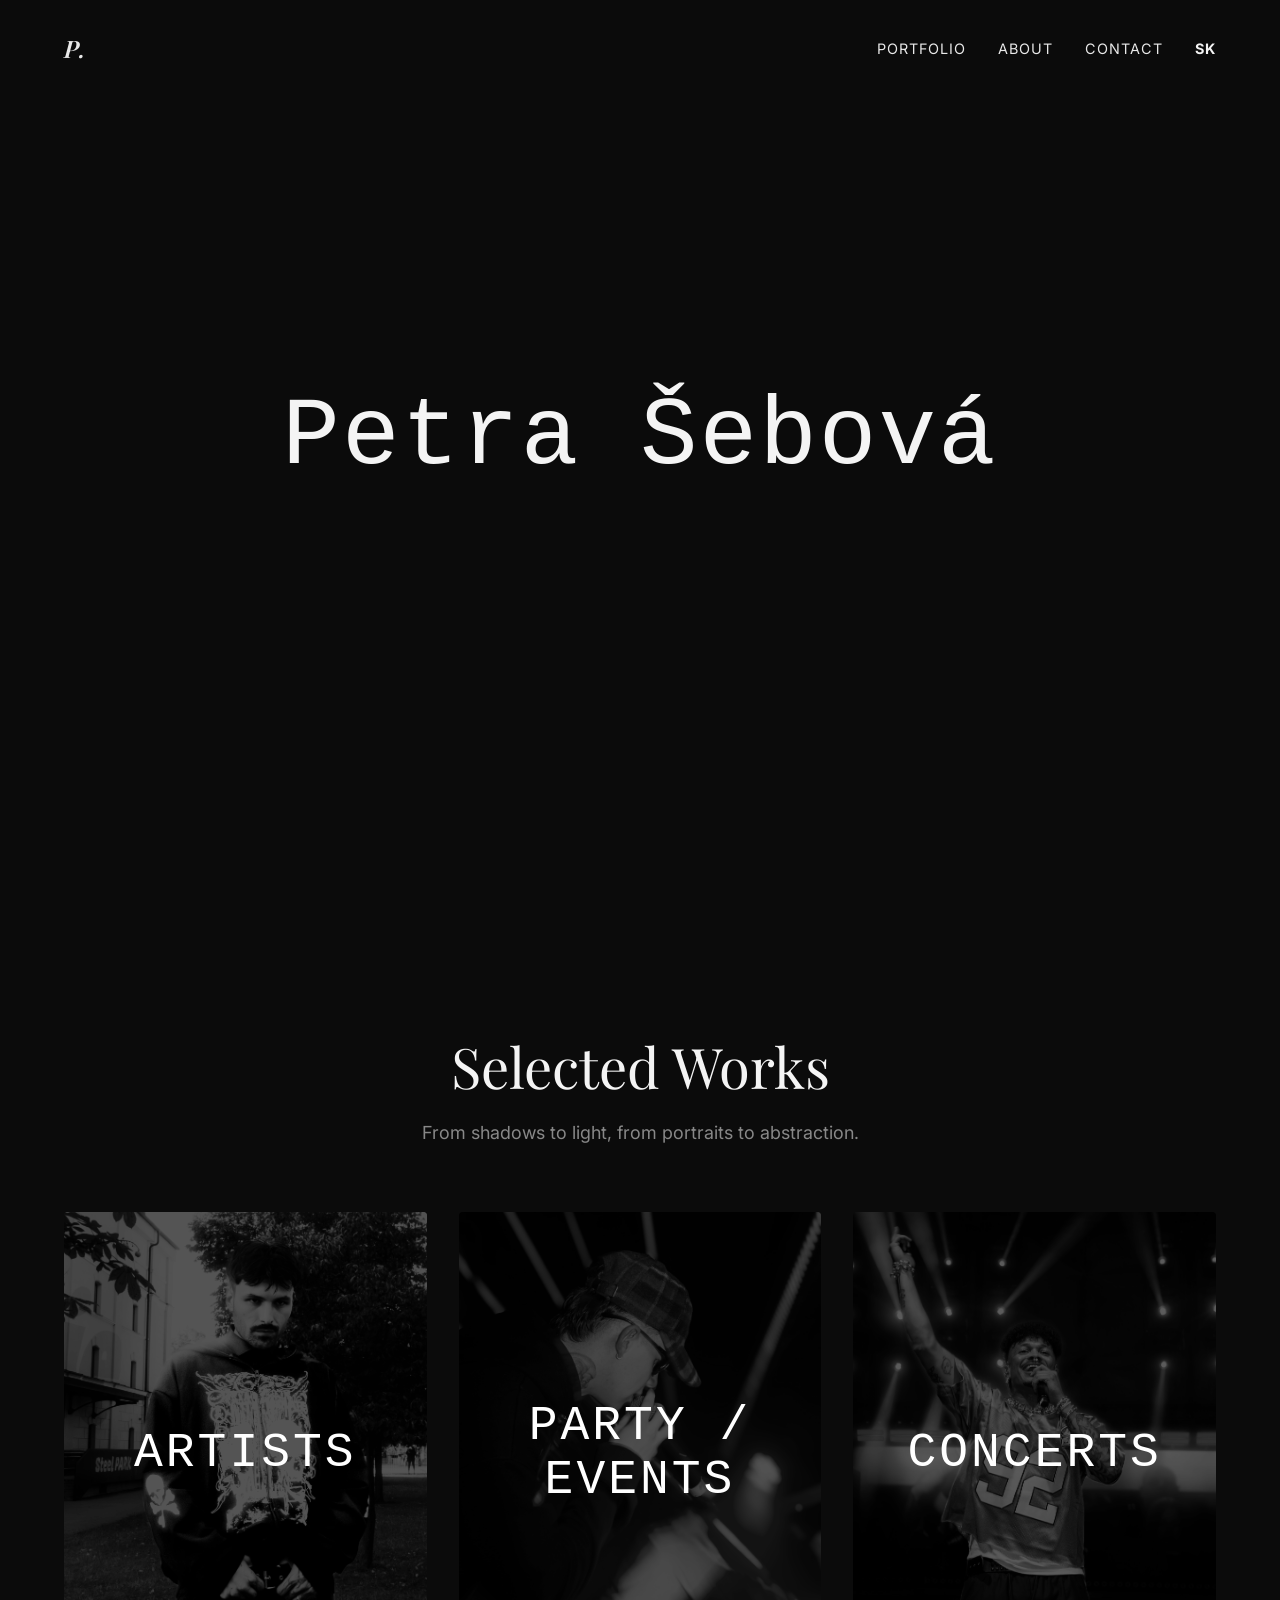
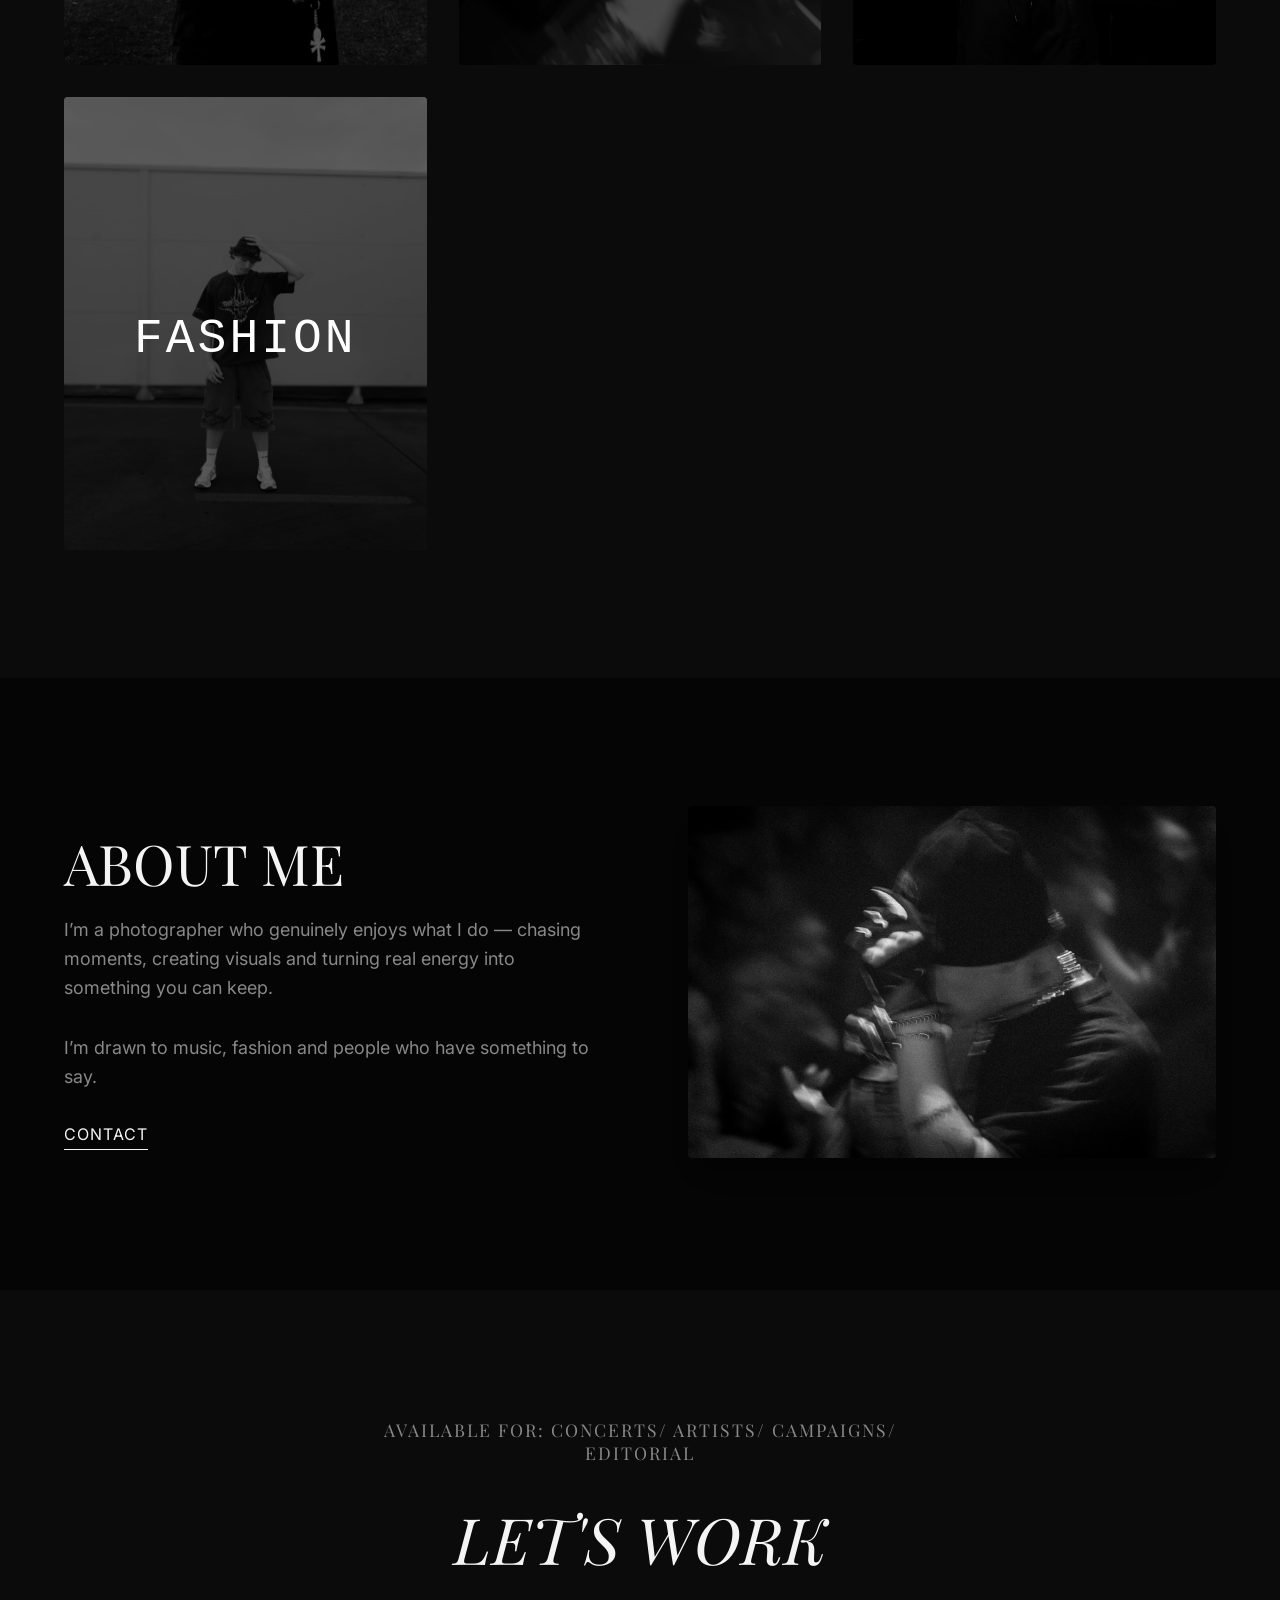
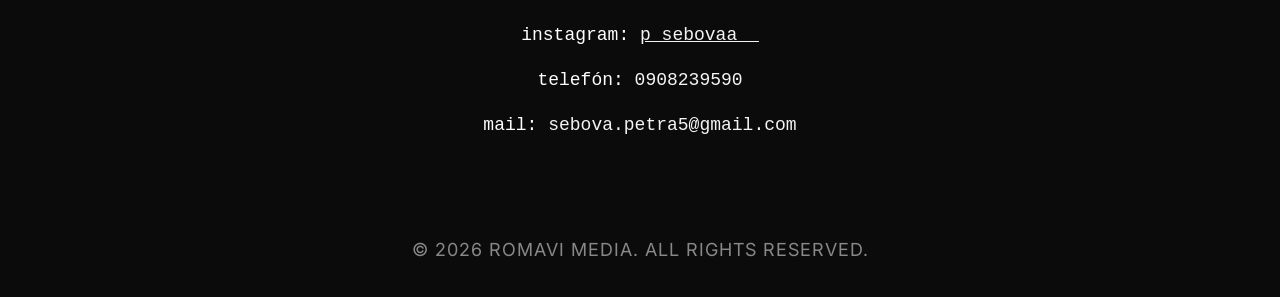
<file: index.html>
<!DOCTYPE html>
<html lang="sk">
<head>
    <meta charset="UTF-8">
    <meta name="viewport" content="width=device-width, initial-scale=1.0">
    <title>Peťa • Photography Portfolio</title>
    <meta name="description" content="Profesionálne portfólio fotografky, zameranie na umelecké a portrétne fotografie. Konzervatórium Nitra.">
    <!-- Google Fonts -->
    <link rel="preconnect" href="https://fonts.googleapis.com">
    <link rel="preconnect" href="https://fonts.gstatic.com" crossorigin>
    <link href="https://fonts.googleapis.com/css2?family=Inter:wght@300;400;500&family=Playfair+Display:ital,wght@0,400;0,600;1,400&display=swap" rel="stylesheet">
    <link rel="stylesheet" href="index.css">
</head>
<body>

    <!-- Navigácia -->
    <nav class="navbar">
        <a href="#" class="logo">P.</a>
        <ul class="nav-links">
            <li><a href="#portfolio" data-en="Portfolio" data-sk="Portfólio">Portfolio</a></li>
            <li><a href="#about" data-en="About" data-sk="O mne">About</a></li>
            <li><a href="#contact" data-en="Contact" data-sk="Kontakt">Contact</a></li>
            <li><a href="#" id="langToggle" style="font-weight:bold; color:var(--accent);">SK</a></li>
        </ul>
    </nav>

    <!-- Hero Sekcia -->
    <header class="hero">
        <div class="hero-content fade-in">
            <h1 style="font-family: 'Courier New', Courier, monospace; font-size: clamp(3rem, 8vw, 6rem); line-height: 1.2; letter-spacing: 2px;">
                Petra Šebová
            </h1>
        </div>
    </header>

    <!-- Portfolio / Gallery -->
    <section id="portfolio" class="portfolio-section">
        <div class="section-title fade-in">
            <h2 data-en="Selected Works" data-sk="Vybrané práce">Selected Works</h2>
            <p data-en="From shadows to light, from portraits to abstraction." data-sk="Od tieňov po svetlo, od portrétov k abstrakcii.">From shadows to light, from portraits to abstraction.</p>
        </div>
        
        <div class="categories-grid">
            <a href="artists.html" class="category-item fade-in">
                <img src="images/fotky_peta/artists/IMG_9476.JPG" alt="Artists Category">
                <div class="category-overlay"><h2>ARTISTS</h2></div>
            </a>
            <a href="events.html" class="category-item fade-in">
                <img src="images/fotky_peta/events/_DSC3382.jpeg" alt="Parties and Events Category">
                <div class="category-overlay"><h2>PARTY / EVENTS</h2></div>
            </a>
            <a href="concerts.html" class="category-item fade-in">
                <img src="images/fotky_peta/concerts/_DSC4150.jpg" alt="Concerts Category">
                <div class="category-overlay"><h2>CONCERTS</h2></div>
            </a>
            <a href="fashion.html" class="category-item fade-in">
                <img src="images/fotky_peta/fashion/_DSC2217.jpg" alt="Fashion Category">
                <div class="category-overlay"><h2>FASHION</h2></div>
            </a>
        </div>
    </section>

    <!-- O mne -->
    <section id="about" class="about-section fade-in">
        <div class="about-container">
            <div class="about-text">
                <h2 data-en="ABOUT ME" data-sk="O MNE">ABOUT ME</h2>
                <p data-en="I’m a photographer who genuinely enjoys what I do — chasing moments, creating visuals and turning real energy into something you can keep." data-sk="Som fotografka, ktorá si skutočne užíva to, čo robí — zachytávanie momentov, vytváranie vizuálov a premieňanie skutočnej energie na niečo, čo si môžete uchovať.">I’m a photographer who genuinely enjoys what I do — chasing moments, creating visuals and turning real energy into something you can keep.</p>
                <p data-en="I’m drawn to music, fashion and people who have something to say." data-sk="Priťahuje ma hudba, móda a ľudia, ktorí majú čo povedať.">I’m drawn to music, fashion and people who have something to say.</p>
                <a href="#contact" class="link-line" data-en="Contact" data-sk="Spolupráca">Contact</a>
            </div>
            <div class="about-image">
                <!-- Vymenená fotka za fotku z Instagramu -->
                <img src="images/561914848_17974697468930444_687643476719633370_n.jpg" alt="Portrait of Peťa">
            </div>
        </div>
    </section>

    <!-- Kontakt -->
    <footer id="contact" class="footer">
        <div class="footer-content fade-in">
            <h3 style="text-transform: uppercase; letter-spacing: 2px; font-size: 1.1rem; margin-bottom: 2rem; color: var(--gray-color);" data-en="AVAILABLE FOR: concerts/ artists/ campaigns/ editorial" data-sk="DOSTUPNÁ PRE: koncerty/ umelcov/ kampane/ editoriály">
                AVAILABLE FOR: concerts/ artists/ campaigns/ editorial
            </h3>
            <h2 style="font-size: clamp(3rem, 5vw, 4.5rem); margin-bottom: 2.5rem; font-style: italic;" data-en="LET'S WORK" data-sk="SPOLUPRÁCA">
                LET'S WORK
            </h2>
            
            <div style="font-family: 'Courier New', Courier, monospace; display: flex; flex-direction: column; gap: 1rem; font-size: 1.2rem;">
                <p style="color: #fff; margin: 0;">instagram: <a href="https://www.instagram.com/p_sebovaa__/" target="_blank" style="text-decoration: underline;">p_sebovaa__</a></p>
                <p style="color: #fff; margin: 0;">telefón: <a href="tel:0908239590">0908239590</a></p>
                <p style="color: #fff; margin: 0;">mail: <a href="mailto:sebova.petra5@gmail.com">sebova.petra5@gmail.com</a></p>
            </div>
        </div>
        <div class="footer-bottom" style="margin-top: 4rem;">
            <p data-en="&copy; 2026 ROMAVI MEDIA. All rights reserved." data-sk="&copy; 2026 ROMAVI MEDIA. Všetky práva vyhradené.">&copy; 2026 ROMAVI MEDIA. All rights reserved.</p>
        </div>
    </footer>

    <script src="script.js"></script>
</body>
</html>
</file>
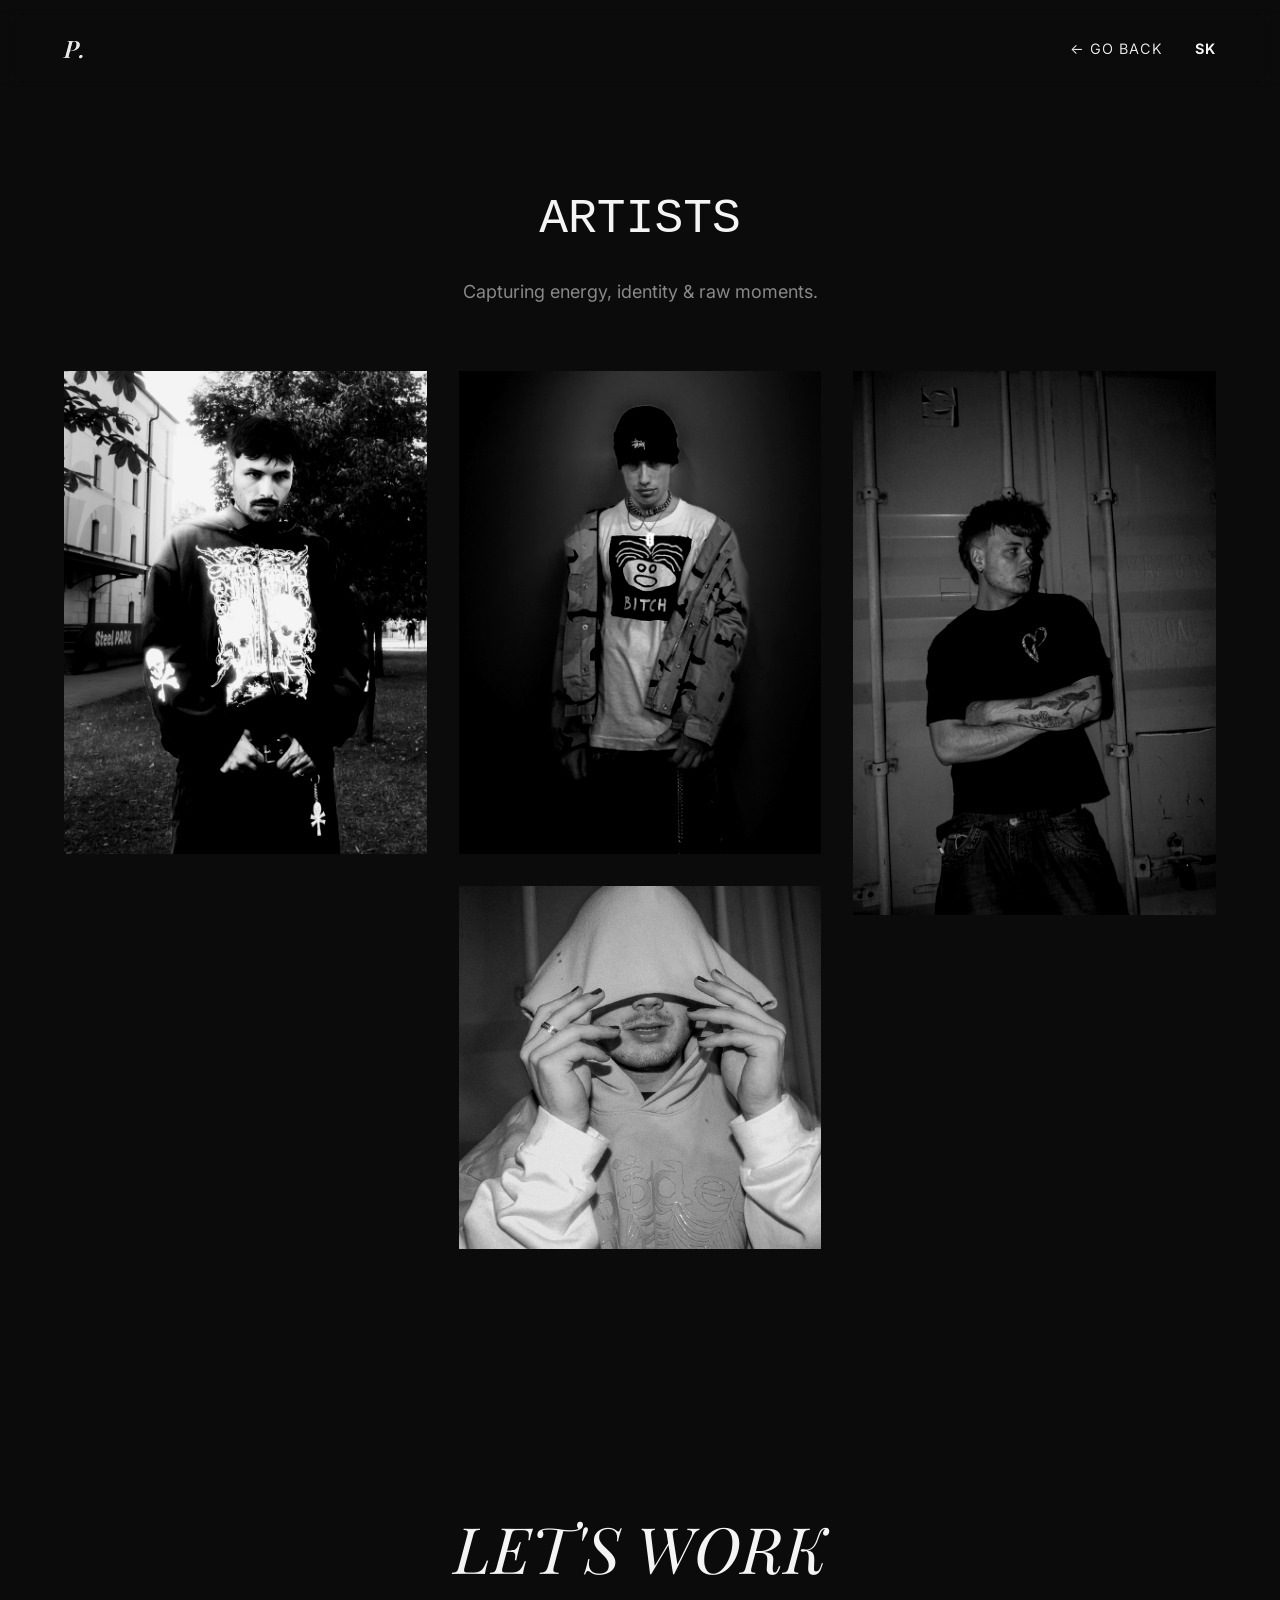
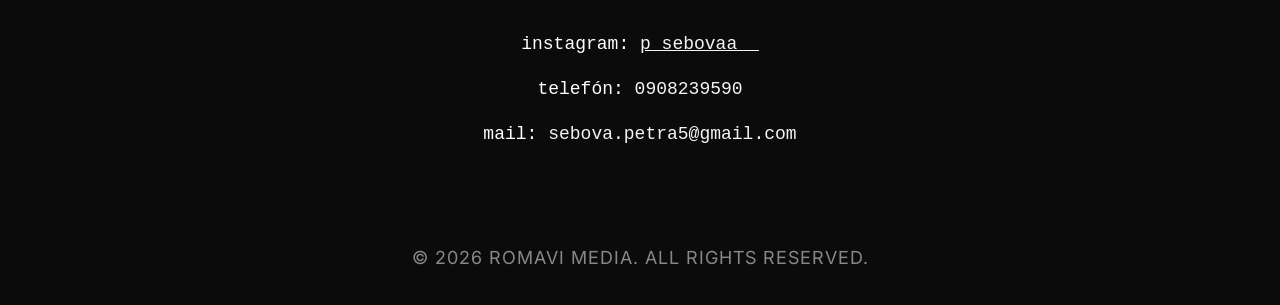
<file: artists.html>
<!DOCTYPE html>
<html lang="sk">
<head>
    <meta charset="UTF-8">
    <meta name="viewport" content="width=device-width, initial-scale=1.0">
    <title>ARTISTS | Peťa Photography</title>
    <!-- Google Fonts -->
    <link rel="preconnect" href="https://fonts.googleapis.com">
    <link rel="preconnect" href="https://fonts.gstatic.com" crossorigin>
    <link href="https://fonts.googleapis.com/css2?family=Inter:wght@300;400;500&family=Playfair+Display:ital,wght@0,400;0,600;1,400&display=swap" rel="stylesheet">
    <link rel="stylesheet" href="index.css">
</head>
<body>
    <!-- Navigácia -->
    <nav class="navbar" style="background: rgba(0,0,0,0.8); backdrop-filter: blur(10px);">
        <a href="index.html" class="logo">P.</a>
        <ul class="nav-links">
            <li><a href="index.html" data-en="← Go Back" data-sk="← Návrat späť">← Go Back</a></li>
            <li><a href="#" id="langToggle" style="font-weight:bold; color:var(--accent);">SK</a></li>
        </ul>
    </nav>

    <!-- Galéria Sekcia -->
    <section class="portfolio-section" style="padding-top: 12rem;">
        <div class="section-title fade-in">
            <h2 style="font-family: 'Courier New', Courier, monospace; font-size: 3rem; margin-bottom: 2rem;">ARTISTS</h2>
            <p data-en="Capturing energy, identity &amp; raw moments." data-sk="Zachytávanie energie, identity a surových momentov.">Capturing energy, identity & raw moments.</p>
        </div>
        
        <div class="masonry-grid">
            <div class="masonry-item fade-in"><img src="images/fotky_peta/artists/IMG_9476.JPG" alt="Artist"></div>
            <div class="masonry-item fade-in"><img src="images/fotky_peta/artists/_DSC3552-3.jpg" alt="Artist"></div>
            <div class="masonry-item fade-in"><img src="images/fotky_peta/artists/_DSC3904.jpg" alt="Artist"></div>
            <div class="masonry-item fade-in"><img src="images/fotky_peta/artists/_DSC4022.jpg" alt="Artist"></div>
        </div>
    </section>

    <!-- Kontakt Footer -->
    <footer id="contact" class="footer">
        <div class="footer-content fade-in">
            <h2 style="font-size: clamp(3rem, 5vw, 4.5rem); margin-bottom: 2.5rem; font-style: italic;" data-en="LET'S WORK" data-sk="SPOLUPRÁCA">LET'S WORK</h2>
            <div style="font-family: 'Courier New', Courier, monospace; display: flex; flex-direction: column; gap: 1rem; font-size: 1.2rem;">
                <p style="color: #fff; margin: 0;">instagram: <a href="https://www.instagram.com/p_sebovaa__/" target="_blank" style="text-decoration: underline;">p_sebovaa__</a></p>
                <p style="color: #fff; margin: 0;">telefón: <a href="tel:0908239590">0908239590</a></p>
                <p style="color: #fff; margin: 0;">mail: <a href="mailto:sebova.petra5@gmail.com">sebova.petra5@gmail.com</a></p>
            </div>
        </div>
        <div class="footer-bottom" style="margin-top: 4rem;">
            <p data-en="&copy; 2026 ROMAVI MEDIA. All rights reserved." data-sk="&copy; 2026 ROMAVI MEDIA. Všetky práva vyhradené.">&copy; 2026 ROMAVI MEDIA. All rights reserved.</p>
        </div>
    </footer>

    <script src="script.js"></script>
</body>
</html>
</file>
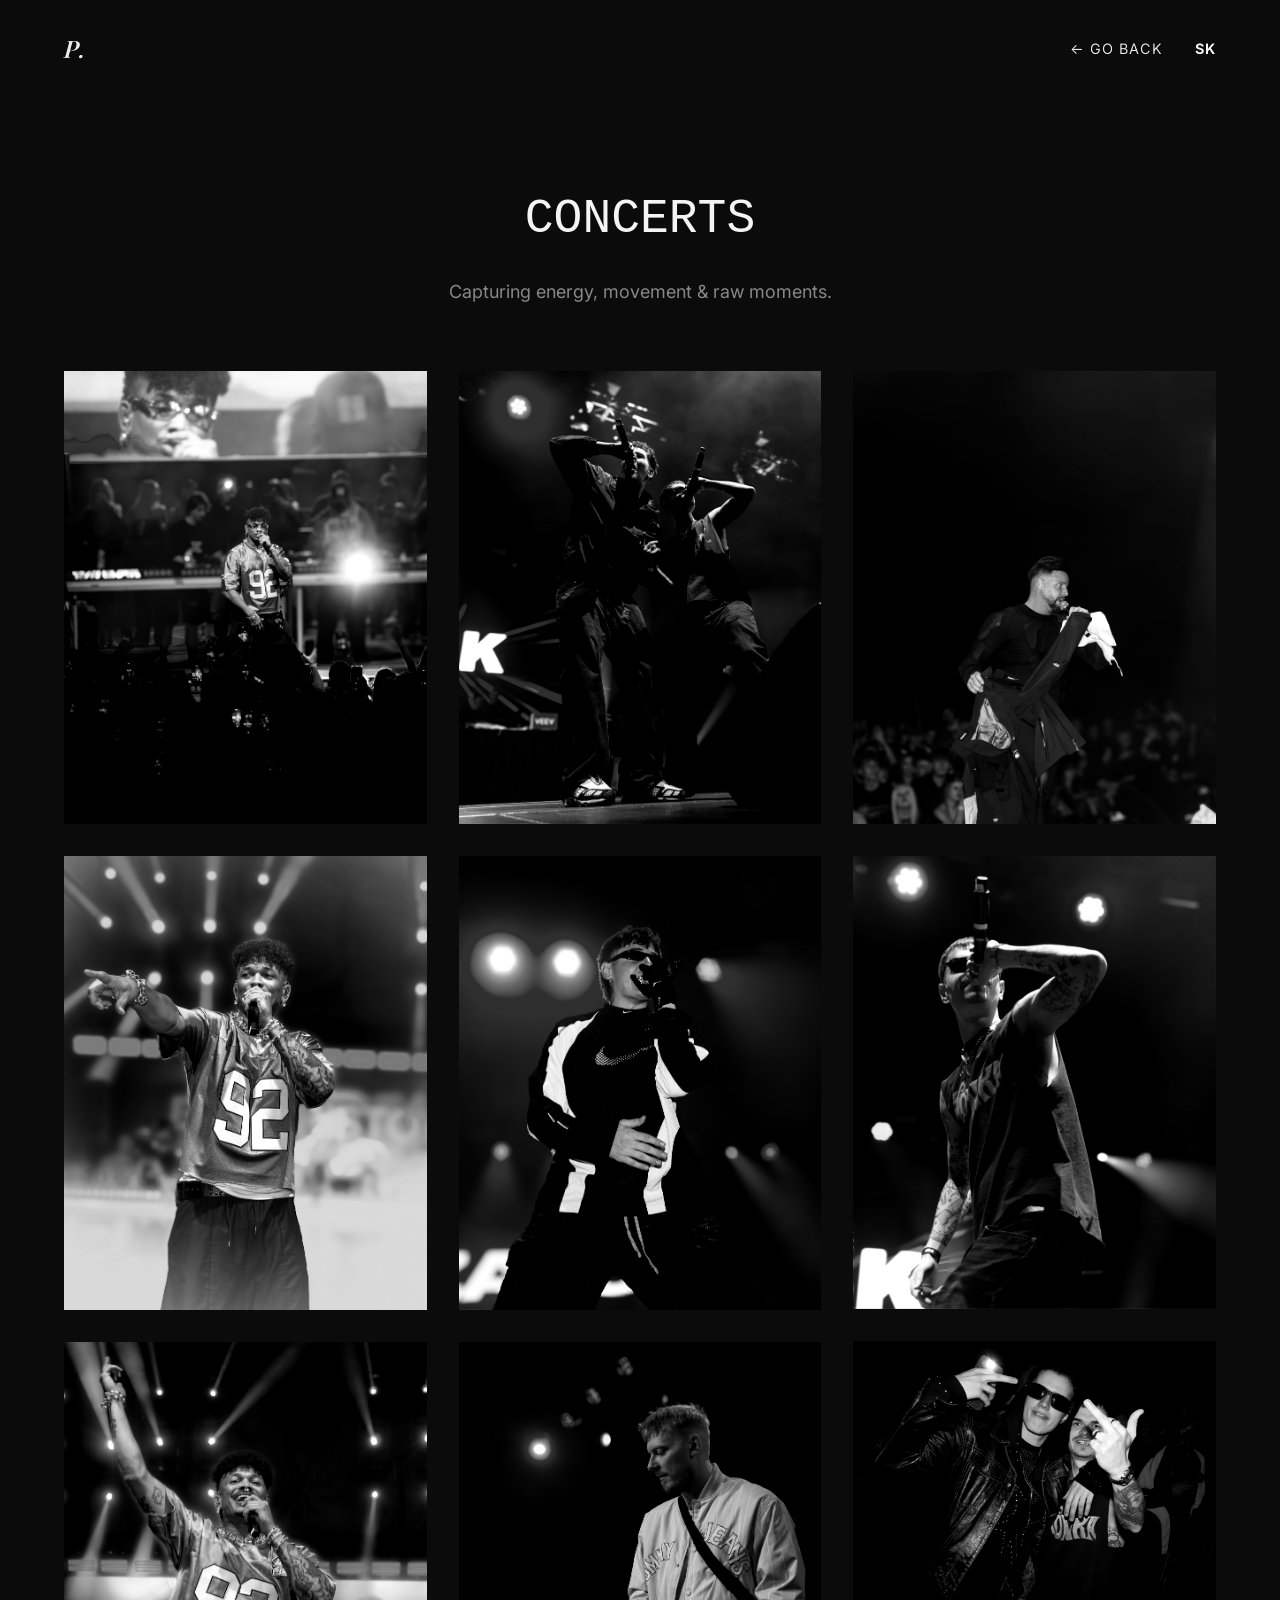
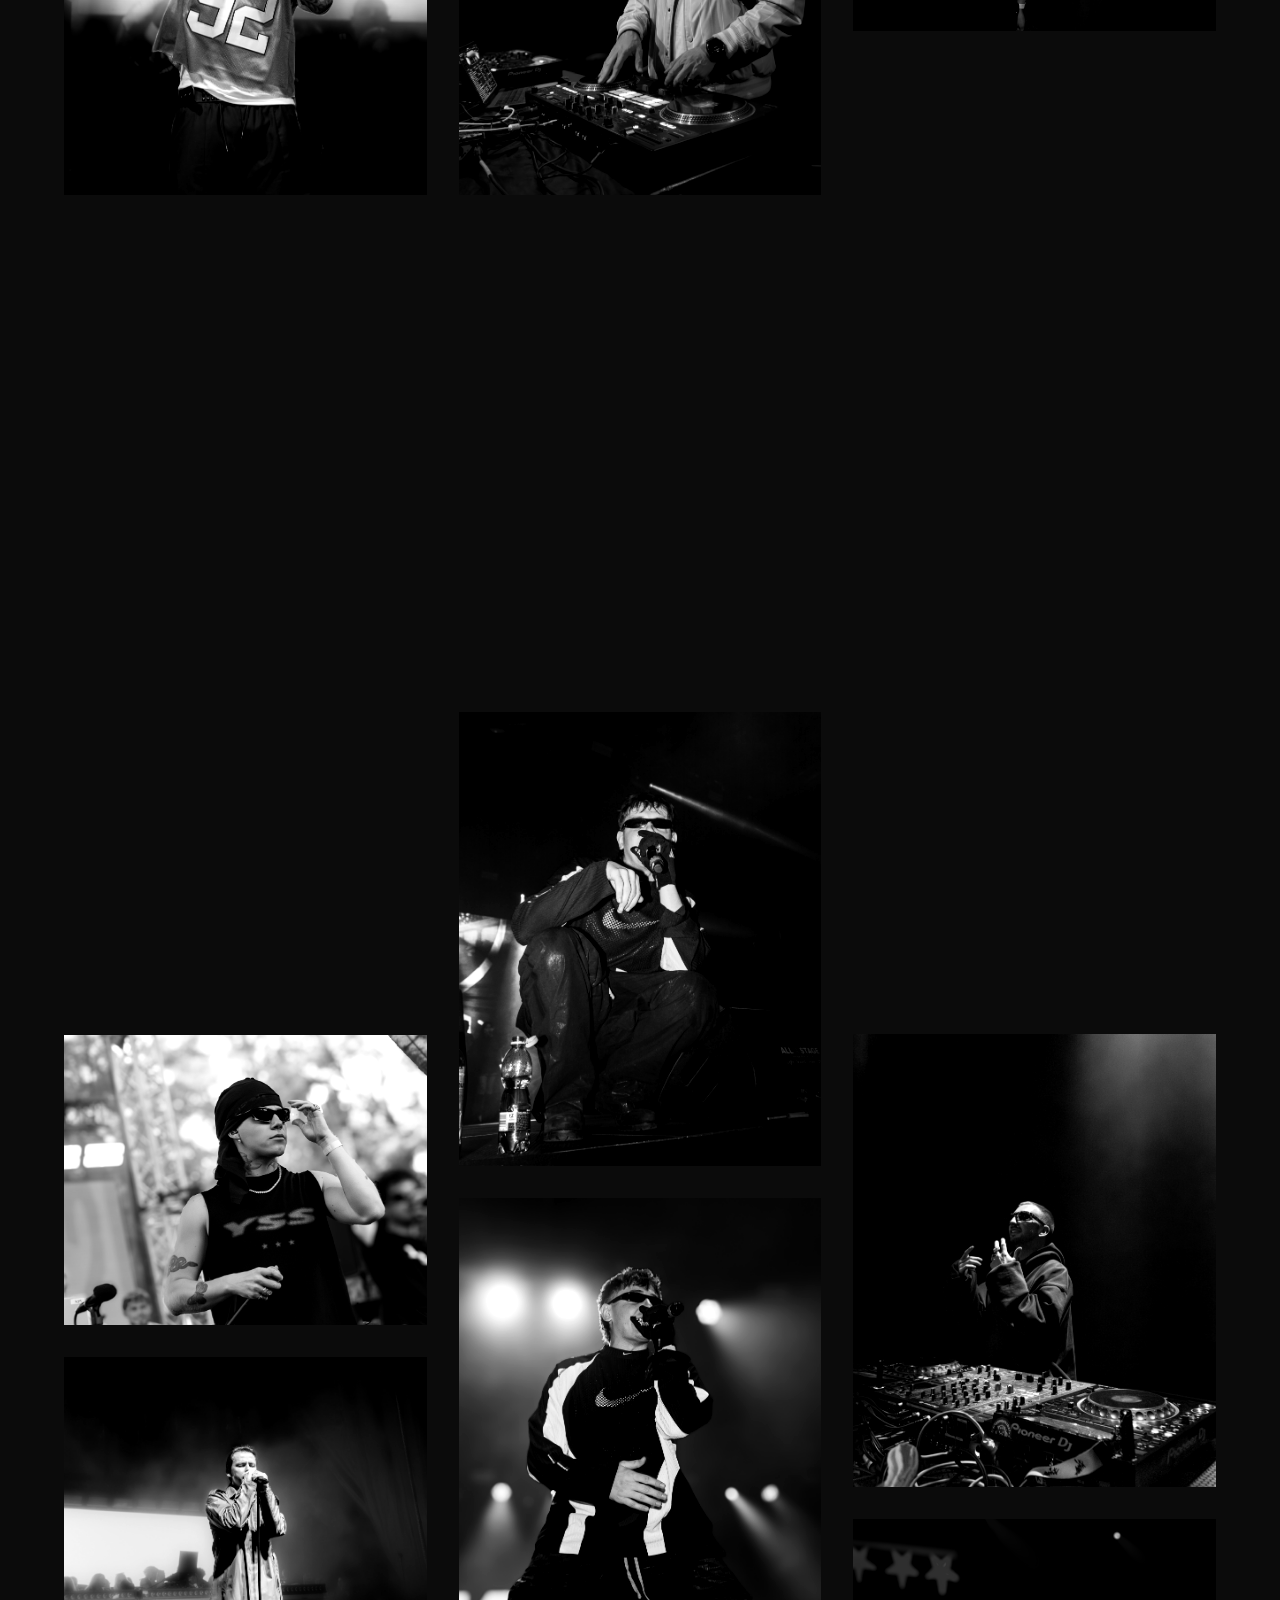
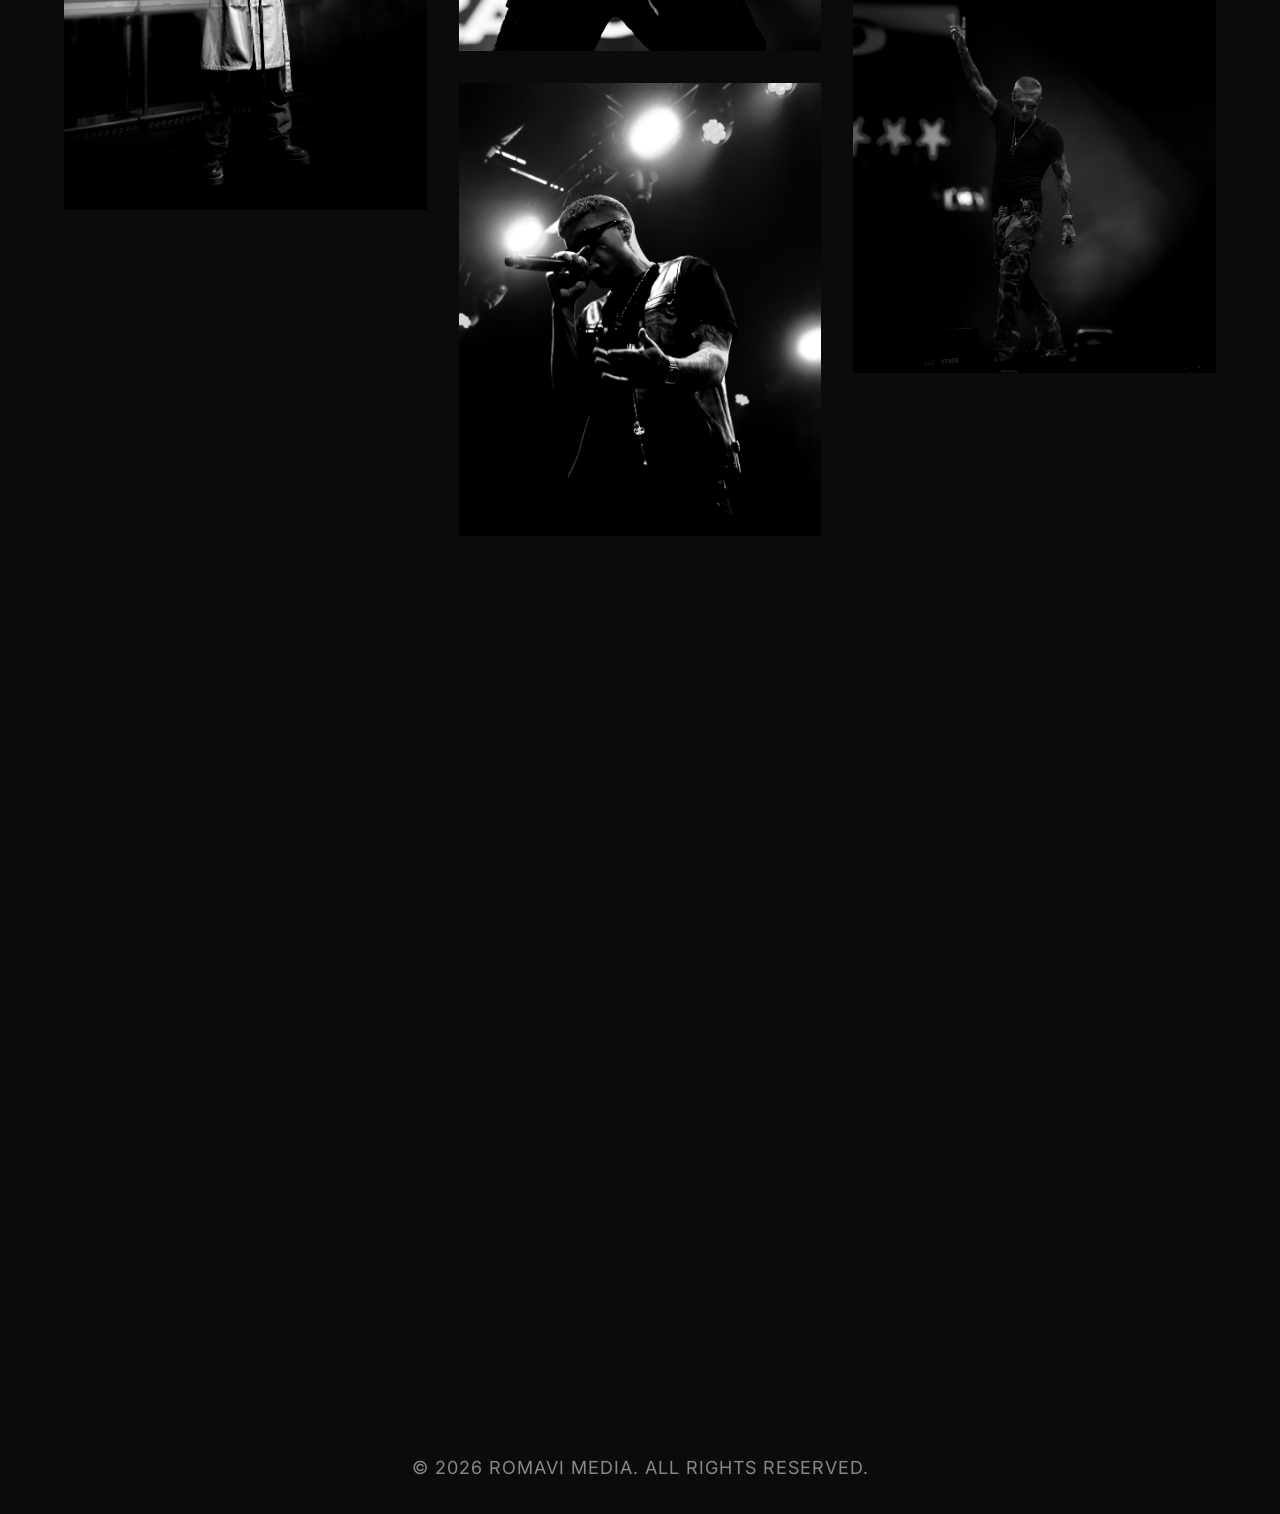
<file: concerts.html>
<!DOCTYPE html>
<html lang="sk">
<head>
    <meta charset="UTF-8">
    <meta name="viewport" content="width=device-width, initial-scale=1.0">
    <title>CONCERTS | Peťa Photography</title>
    <!-- Google Fonts -->
    <link rel="preconnect" href="https://fonts.googleapis.com">
    <link rel="preconnect" href="https://fonts.gstatic.com" crossorigin>
    <link href="https://fonts.googleapis.com/css2?family=Inter:wght@300;400;500&family=Playfair+Display:ital,wght@0,400;0,600;1,400&display=swap" rel="stylesheet">
    <link rel="stylesheet" href="index.css">
</head>
<body>
    <!-- Navigácia -->
    <nav class="navbar" style="background: rgba(0,0,0,0.8); backdrop-filter: blur(10px);">
        <a href="index.html" class="logo">P.</a>
        <ul class="nav-links">
            <li><a href="index.html" data-en="← Go Back" data-sk="← Návrat späť">← Go Back</a></li>
            <li><a href="#" id="langToggle" style="font-weight:bold; color:var(--accent);">SK</a></li>
        </ul>
    </nav>

    <!-- Galéria Sekcia -->
    <section class="portfolio-section" style="padding-top: 12rem;">
        <div class="section-title fade-in">
            <h2 style="font-family: 'Courier New', Courier, monospace; font-size: 3rem; margin-bottom: 2rem;">CONCERTS</h2>
            <p data-en="Capturing energy, movement &amp; raw moments." data-sk="Zachytávanie energie, pohybu a surových momentov.">Capturing energy, movement & raw moments.</p>
        </div>
        
        <div class="masonry-grid">
            <div class="masonry-item fade-in"><img src="images/fotky_peta/concerts/_DSC3816.jpg" alt="Concert"></div>
            <div class="masonry-item fade-in"><img src="images/fotky_peta/concerts/_DSC4130.jpg" alt="Concert"></div>
            <div class="masonry-item fade-in"><img src="images/fotky_peta/concerts/_DSC4150.jpg" alt="Concert"></div>
            <div class="masonry-item fade-in"><img src="images/fotky_peta/concerts/_DSC4159.jpg" alt="Concert"></div>
            <div class="masonry-item fade-in"><img src="images/fotky_peta/concerts/_DSC5914.jpg" alt="Concert"></div>
            <div class="masonry-item fade-in"><img src="images/fotky_peta/concerts/_DSC5918.jpg" alt="Concert"></div>
            <div class="masonry-item fade-in"><img src="images/fotky_peta/concerts/_DSC7571-3.jpg" alt="Concert"></div>
            <div class="masonry-item fade-in"><img src="images/fotky_peta/concerts/_DSC8914.jpg" alt="Concert"></div>
            <div class="masonry-item fade-in"><img src="images/fotky_peta/concerts/08E26FB4-73A7-4913-B990-502501886834.JPG" alt="Concert"></div>
            <div class="masonry-item fade-in"><img src="images/fotky_peta/concerts/1B9A11E0-6448-4536-B4F5-9D1CD4116331.JPG" alt="Concert"></div>
            <div class="masonry-item fade-in"><img src="images/fotky_peta/concerts/25B27F07-5966-4258-8157-3FFED9792A8E.JPG" alt="Concert"></div>
            <div class="masonry-item fade-in"><img src="images/fotky_peta/concerts/2B1048C4-43AC-4C25-9C40-05EC9742BE7A.JPG" alt="Concert"></div>
            <div class="masonry-item fade-in"><img src="images/fotky_peta/concerts/4DDCEBDA-2B45-449F-A32C-9701F1496A1A.JPG" alt="Concert"></div>
            <div class="masonry-item fade-in"><img src="images/fotky_peta/concerts/5198086F-811B-4CB0-B8EE-B52BB781D35D.JPG" alt="Concert"></div>
            <div class="masonry-item fade-in"><img src="images/fotky_peta/concerts/53028228-B4BE-41F2-B259-79D17C1F7C83.JPG" alt="Concert"></div>
            <div class="masonry-item fade-in"><img src="images/fotky_peta/concerts/675F2A80-765E-404F-B634-04B2AE6E31C2.JPG" alt="Concert"></div>
            <div class="masonry-item fade-in"><img src="images/fotky_peta/concerts/8CFCED36-292A-4656-8ECA-3D2FA0B11AB2.JPG" alt="Concert"></div>
            <div class="masonry-item fade-in"><img src="images/fotky_peta/concerts/AC39A462-E02A-4E5C-A3DE-3E4D716CB4FA.JPG" alt="Concert"></div>
            <div class="masonry-item fade-in"><img src="images/fotky_peta/concerts/B386BFDF-9378-4BB6-A8AB-7BA18C6F055A.JPG" alt="Concert"></div>
            <div class="masonry-item fade-in"><img src="images/fotky_peta/concerts/D597F2FE-4CB4-46C3-B797-FE21FC95BCB9.JPG" alt="Concert"></div>
            <div class="masonry-item fade-in"><img src="images/fotky_peta/concerts/E642CCD7-7FED-4C50-9037-3D6C9C31C6F4.JPG" alt="Concert"></div>
            <div class="masonry-item fade-in"><img src="images/fotky_peta/concerts/E6D372E4-B340-43A4-9376-B9F41863F94D.JPG" alt="Concert"></div>
            <div class="masonry-item fade-in"><img src="images/fotky_peta/concerts/F1E1D7DD-713C-4932-99A1-BBF3BF6380F3.JPG" alt="Concert"></div>
            <div class="masonry-item fade-in"><img src="images/fotky_peta/concerts/F1E6CC40-FBEC-4FD3-B01B-A51EC02428DD.JPG" alt="Concert"></div>
        </div>
    </section>

    <!-- Kontakt Footer -->
    <footer id="contact" class="footer">
        <div class="footer-content fade-in">
            <h2 style="font-size: clamp(3rem, 5vw, 4.5rem); margin-bottom: 2.5rem; font-style: italic;" data-en="LET'S WORK" data-sk="SPOLUPRÁCA">LET'S WORK</h2>
            <div style="font-family: 'Courier New', Courier, monospace; display: flex; flex-direction: column; gap: 1rem; font-size: 1.2rem;">
                <p style="color: #fff; margin: 0;">instagram: <a href="https://www.instagram.com/p_sebovaa__/" target="_blank" style="text-decoration: underline;">p_sebovaa__</a></p>
                <p style="color: #fff; margin: 0;">telefón: <a href="tel:0908239590">0908239590</a></p>
                <p style="color: #fff; margin: 0;">mail: <a href="mailto:sebova.petra5@gmail.com">sebova.petra5@gmail.com</a></p>
            </div>
        </div>
        <div class="footer-bottom" style="margin-top: 4rem;">
            <p data-en="&copy; 2026 ROMAVI MEDIA. All rights reserved." data-sk="&copy; 2026 ROMAVI MEDIA. Všetky práva vyhradené.">&copy; 2026 ROMAVI MEDIA. All rights reserved.</p>
        </div>
    </footer>

    <script src="script.js"></script>
</body>
</html>
</file>
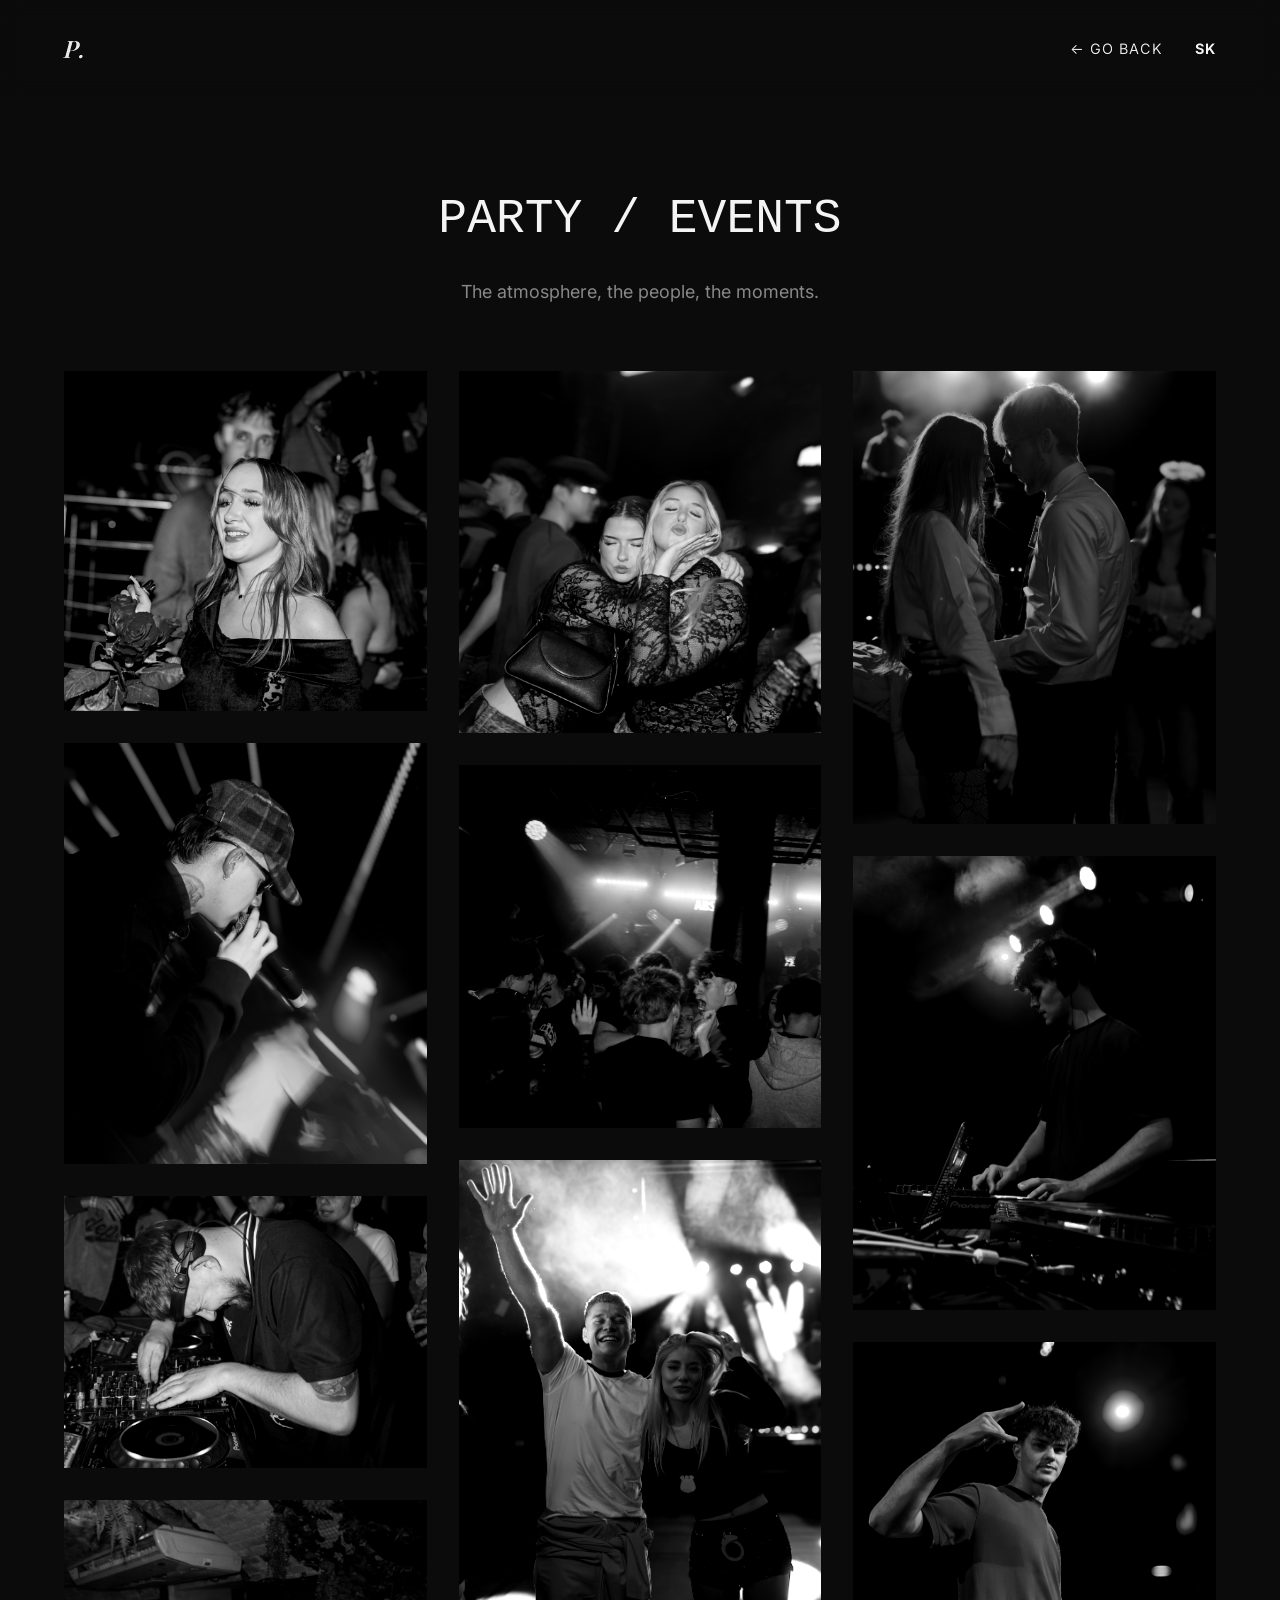
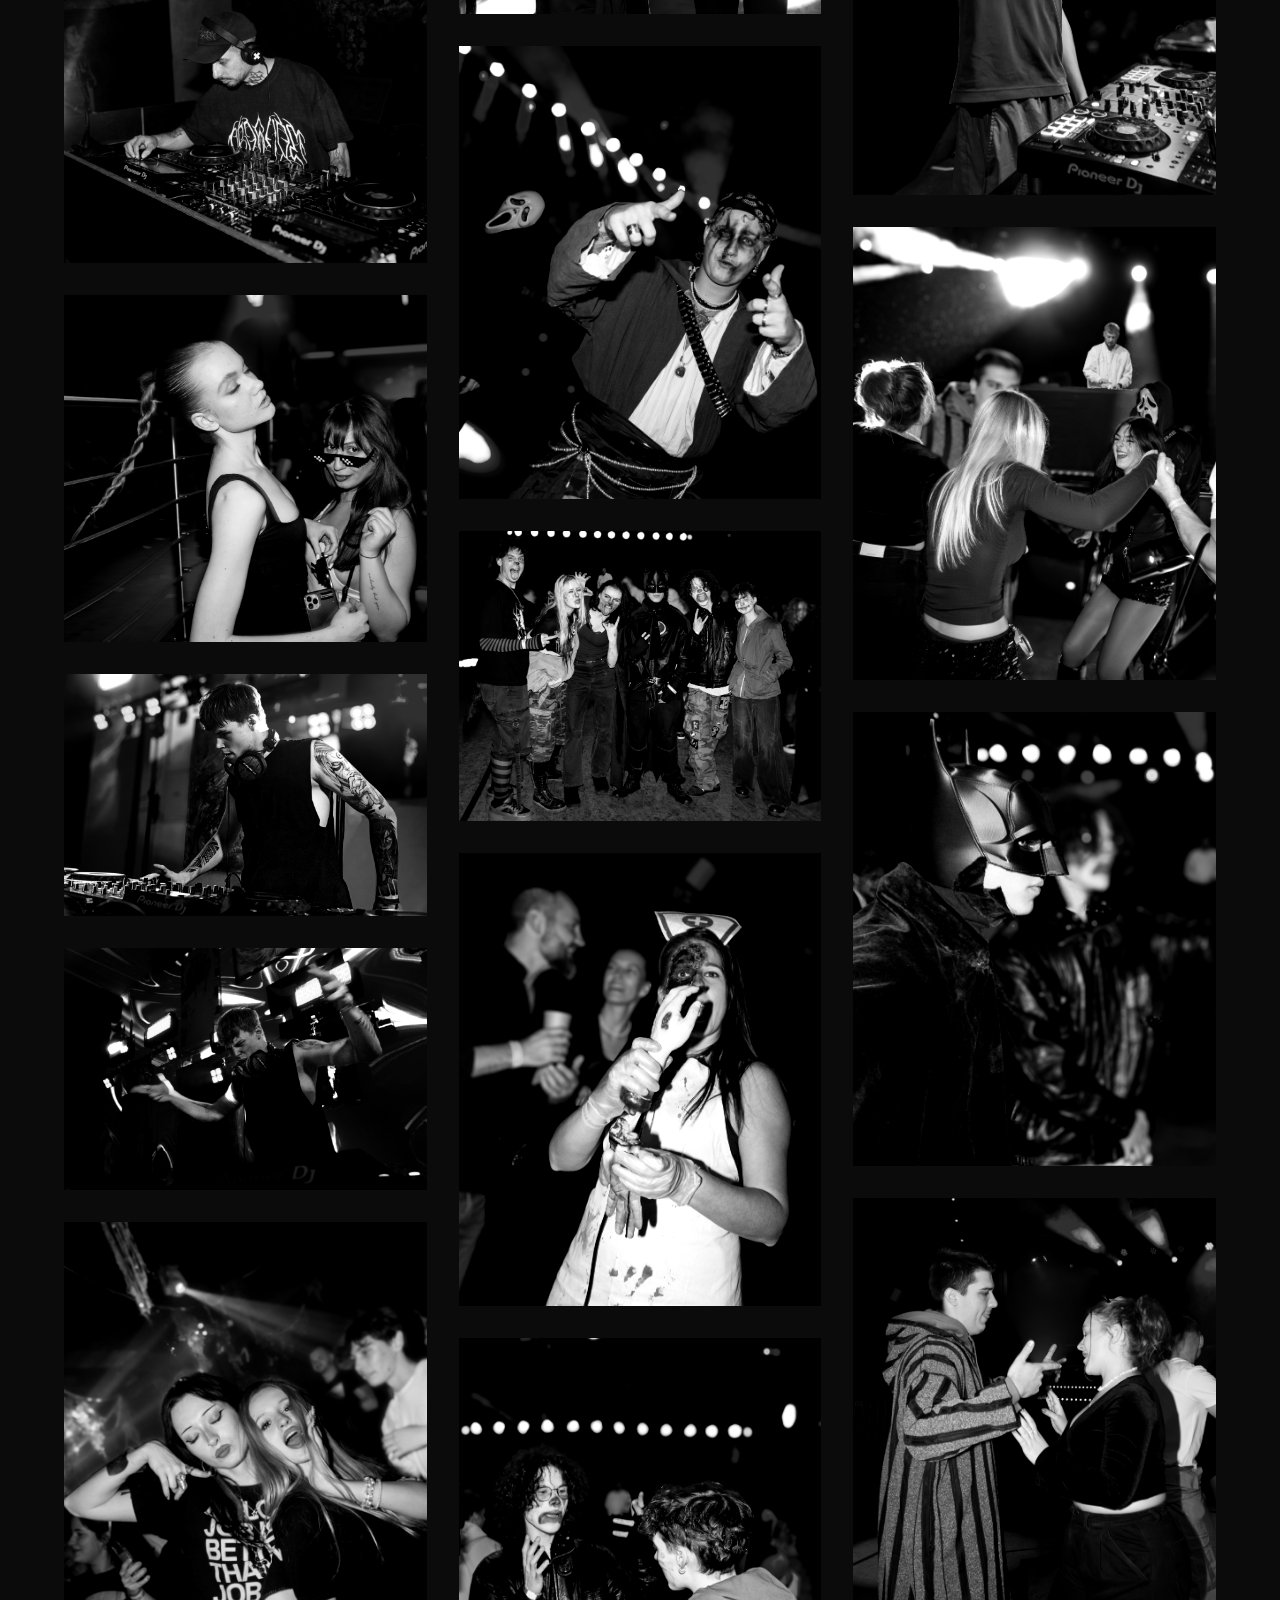
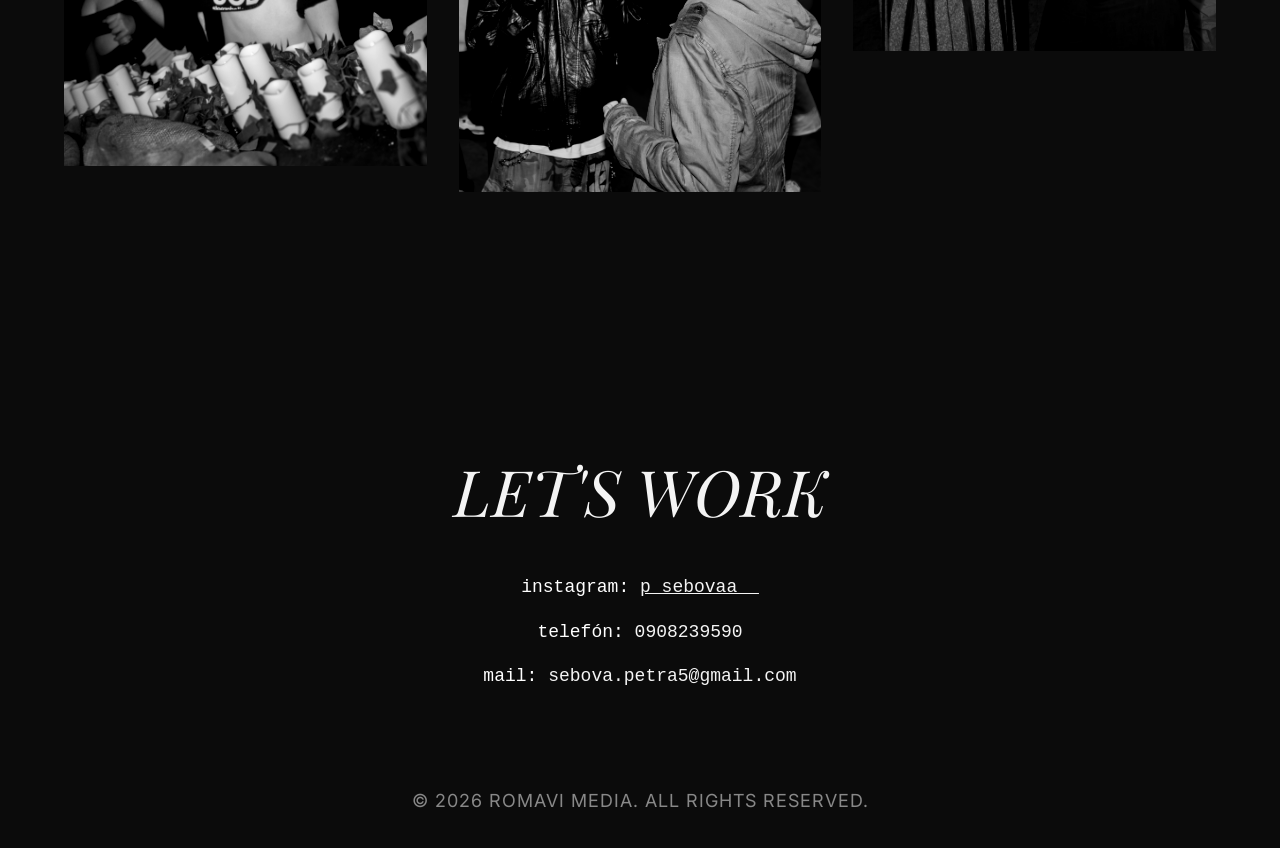
<file: events.html>
<!DOCTYPE html>
<html lang="sk">
<head>
    <meta charset="UTF-8">
    <meta name="viewport" content="width=device-width, initial-scale=1.0">
    <title>PARTIES / EVENTS | Peťa Photography</title>
    <!-- Google Fonts -->
    <link rel="preconnect" href="https://fonts.googleapis.com">
    <link rel="preconnect" href="https://fonts.gstatic.com" crossorigin>
    <link href="https://fonts.googleapis.com/css2?family=Inter:wght@300;400;500&family=Playfair+Display:ital,wght@0,400;0,600;1,400&display=swap" rel="stylesheet">
    <link rel="stylesheet" href="index.css">
</head>
<body>
    <!-- Navigácia -->
    <nav class="navbar" style="background: rgba(0,0,0,0.8); backdrop-filter: blur(10px);">
        <a href="index.html" class="logo">P.</a>
        <ul class="nav-links">
            <li><a href="index.html" data-en="← Go Back" data-sk="← Návrat späť">← Go Back</a></li>
            <li><a href="#" id="langToggle" style="font-weight:bold; color:var(--accent);">SK</a></li>
        </ul>
    </nav>

    <!-- Galéria Sekcia -->
    <section class="portfolio-section" style="padding-top: 12rem;">
        <div class="section-title fade-in">
            <h2 style="font-family: 'Courier New', Courier, monospace; font-size: 3rem; margin-bottom: 2rem;">PARTY / EVENTS</h2>
            <p data-en="The atmosphere, the people, the moments." data-sk="Atmosféra, ľudia, momenty.">The atmosphere, the people, the moments.</p>
        </div>
        
        <div class="masonry-grid">
            <div class="masonry-item fade-in"><img src="images/fotky_peta/events/_DSC0297.jpeg" alt="Event"></div>
            <div class="masonry-item fade-in"><img src="images/fotky_peta/events/_DSC3382.jpeg" alt="Event"></div>
            <div class="masonry-item fade-in"><img src="images/fotky_peta/events/_DSC5497.jpg" alt="Event"></div>
            <div class="masonry-item fade-in"><img src="images/fotky_peta/events/_DSC5511.jpg" alt="Event"></div>
            <div class="masonry-item fade-in"><img src="images/fotky_peta/events/_DSC5663.jpeg" alt="Event"></div>
            <div class="masonry-item fade-in"><img src="images/fotky_peta/events/_DSC6323.jpg" alt="Event"></div>
            <div class="masonry-item fade-in"><img src="images/fotky_peta/events/_DSC6597.jpg" alt="Event"></div>
            <div class="masonry-item fade-in"><img src="images/fotky_peta/events/_DSC6638.jpg" alt="Event"></div>
            <div class="masonry-item fade-in"><img src="images/fotky_peta/events/_DSC8577.jpg" alt="Event"></div>
            <div class="masonry-item fade-in"><img src="images/fotky_peta/events/_DSC8740.jpg" alt="Event"></div>
            <div class="masonry-item fade-in"><img src="images/fotky_peta/events/0467DDCE-C28C-4A4E-A50C-D15916E4457F.JPG" alt="Event"></div>
            <div class="masonry-item fade-in"><img src="images/fotky_peta/events/251C8426-403E-4C4A-8CD9-0B30715DC395.JPG" alt="Event"></div>
            <div class="masonry-item fade-in"><img src="images/fotky_peta/events/2BE1CE7D-60BD-4712-925C-7DB111B453C0.JPG" alt="Event"></div>
            <div class="masonry-item fade-in"><img src="images/fotky_peta/events/489094AE-F288-4837-AEA9-F4AF716CF625.JPG" alt="Event"></div>
            <div class="masonry-item fade-in"><img src="images/fotky_peta/events/635A97B7-0347-4F41-9C33-E26EB910B0B1.JPG" alt="Event"></div>
            <div class="masonry-item fade-in"><img src="images/fotky_peta/events/AB9EA653-1D33-4AA6-91C9-62C8757FED2A.JPG" alt="Event"></div>
            <div class="masonry-item fade-in"><img src="images/fotky_peta/events/B543BD84-5AA5-4A3B-B0B2-10480AE9A2DE.JPG" alt="Event"></div>
            <div class="masonry-item fade-in"><img src="images/fotky_peta/events/D94BCEF7-F63A-4B04-AB3E-4209AC14CC98.JPG" alt="Event"></div>
            <div class="masonry-item fade-in"><img src="images/fotky_peta/events/DE051754-7EF5-40BF-8761-3A5DB02CC624.JPG" alt="Event"></div>
            <div class="masonry-item fade-in"><img src="images/fotky_peta/events/E55AFB8B-8FE1-48D1-AC3D-3ED737534911.JPG" alt="Event"></div>
            <div class="masonry-item fade-in"><img src="images/fotky_peta/events/F451F83B-445B-4C7A-9B56-C16A8381A50A.JPG" alt="Event"></div>
        </div>
    </section>

    <!-- Kontakt Footer -->
    <footer id="contact" class="footer">
        <div class="footer-content fade-in">
            <h2 style="font-size: clamp(3rem, 5vw, 4.5rem); margin-bottom: 2.5rem; font-style: italic;" data-en="LET'S WORK" data-sk="SPOLUPRÁCA">LET'S WORK</h2>
            <div style="font-family: 'Courier New', Courier, monospace; display: flex; flex-direction: column; gap: 1rem; font-size: 1.2rem;">
                <p style="color: #fff; margin: 0;">instagram: <a href="https://www.instagram.com/p_sebovaa__/" target="_blank" style="text-decoration: underline;">p_sebovaa__</a></p>
                <p style="color: #fff; margin: 0;">telefón: <a href="tel:0908239590">0908239590</a></p>
                <p style="color: #fff; margin: 0;">mail: <a href="mailto:sebova.petra5@gmail.com">sebova.petra5@gmail.com</a></p>
            </div>
        </div>
        <div class="footer-bottom" style="margin-top: 4rem;">
            <p data-en="&copy; 2026 ROMAVI MEDIA. All rights reserved." data-sk="&copy; 2026 ROMAVI MEDIA. Všetky práva vyhradené.">&copy; 2026 ROMAVI MEDIA. All rights reserved.</p>
        </div>
    </footer>

    <script src="script.js"></script>
</body>
</html>
</file>
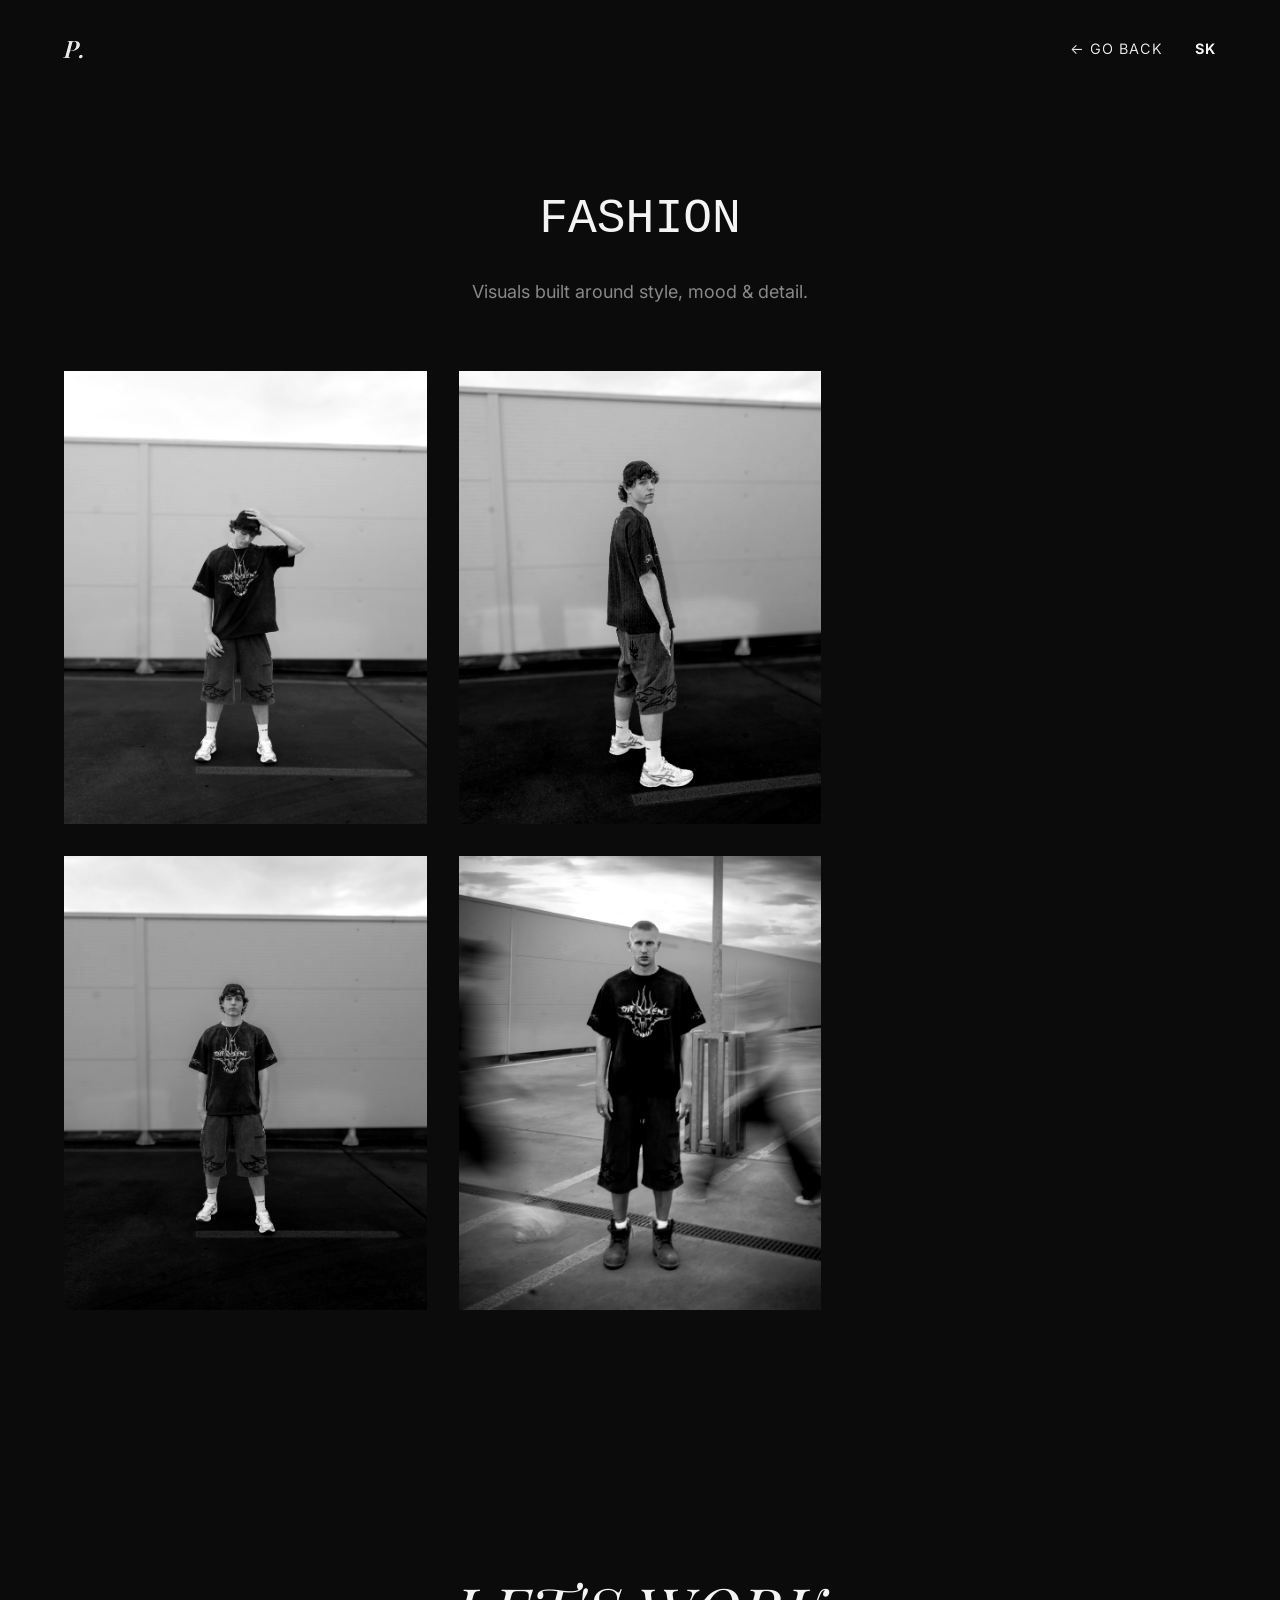
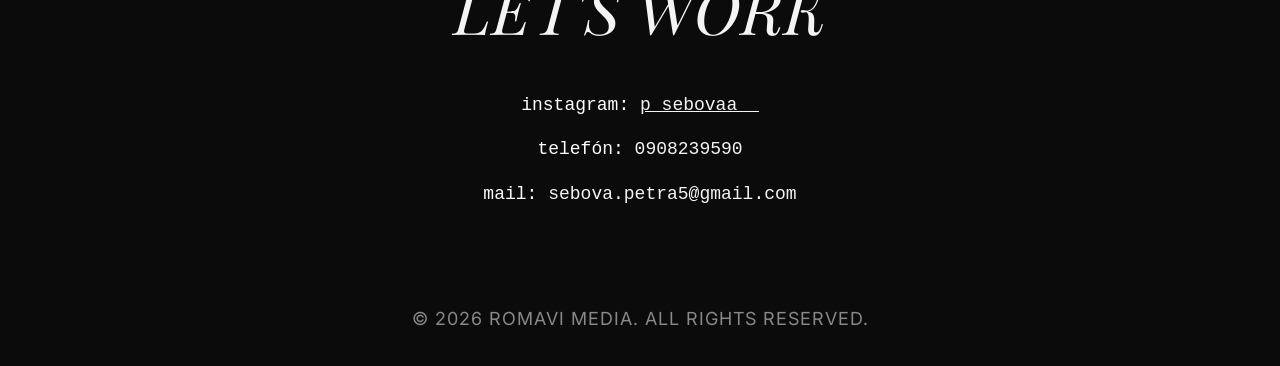
<file: fashion.html>
<!DOCTYPE html>
<html lang="sk">
<head>
    <meta charset="UTF-8">
    <meta name="viewport" content="width=device-width, initial-scale=1.0">
    <title>FASHION | Peťa Photography</title>
    <!-- Google Fonts -->
    <link rel="preconnect" href="https://fonts.googleapis.com">
    <link rel="preconnect" href="https://fonts.gstatic.com" crossorigin>
    <link href="https://fonts.googleapis.com/css2?family=Inter:wght@300;400;500&family=Playfair+Display:ital,wght@0,400;0,600;1,400&display=swap" rel="stylesheet">
    <link rel="stylesheet" href="index.css">
</head>
<body>
    <!-- Navigácia -->
    <nav class="navbar" style="background: rgba(0,0,0,0.8); backdrop-filter: blur(10px);">
        <a href="index.html" class="logo">P.</a>
        <ul class="nav-links">
            <li><a href="index.html" data-en="← Go Back" data-sk="← Návrat späť">← Go Back</a></li>
            <li><a href="#" id="langToggle" style="font-weight:bold; color:var(--accent);">SK</a></li>
        </ul>
    </nav>

    <!-- Galéria Sekcia -->
    <section class="portfolio-section" style="padding-top: 12rem;">
        <div class="section-title fade-in">
            <h2 style="font-family: 'Courier New', Courier, monospace; font-size: 3rem; margin-bottom: 2rem;">FASHION</h2>
            <p data-en="Visuals built around style, mood &amp; detail." data-sk="Vizuály postavené na štýle, atmosfére a detaile.">Visuals built around style, mood & detail.</p>
        </div>
        
        <div class="masonry-grid">
            <div class="masonry-item fade-in"><img src="images/fotky_peta/fashion/_DSC2217.jpg" alt="Fashion Photo"></div>
            <div class="masonry-item fade-in"><img src="images/fotky_peta/fashion/_DSC2224.jpg" alt="Fashion Photo"></div>
            <div class="masonry-item fade-in"><img src="images/fotky_peta/fashion/_DSC2230.jpg" alt="Fashion Photo"></div>
            <div class="masonry-item fade-in"><img src="images/fotky_peta/fashion/_DSC2296.jpg" alt="Fashion Photo"></div>
        </div>
    </section>

    <!-- Kontakt Footer -->
    <footer id="contact" class="footer">
        <div class="footer-content fade-in">
            <h2 style="font-size: clamp(3rem, 5vw, 4.5rem); margin-bottom: 2.5rem; font-style: italic;" data-en="LET'S WORK" data-sk="SPOLUPRÁCA">LET'S WORK</h2>
            <div style="font-family: 'Courier New', Courier, monospace; display: flex; flex-direction: column; gap: 1rem; font-size: 1.2rem;">
                <p style="color: #fff; margin: 0;">instagram: <a href="https://www.instagram.com/p_sebovaa__/" target="_blank" style="text-decoration: underline;">p_sebovaa__</a></p>
                <p style="color: #fff; margin: 0;">telefón: <a href="tel:0908239590">0908239590</a></p>
                <p style="color: #fff; margin: 0;">mail: <a href="mailto:sebova.petra5@gmail.com">sebova.petra5@gmail.com</a></p>
            </div>
        </div>
        <div class="footer-bottom" style="margin-top: 4rem;">
            <p data-en="&copy; 2026 ROMAVI MEDIA. All rights reserved." data-sk="&copy; 2026 ROMAVI MEDIA. Všetky práva vyhradené.">&copy; 2026 ROMAVI MEDIA. All rights reserved.</p>
        </div>
    </footer>

    <script src="script.js"></script>
</body>
</html>
</file>
<file: index.css>
/* ZÁKLADNÉ PREMENNÉ A RESET */
:root {
    --bg-color: #0b0b0b;
    --text-color: #f4f4f4;
    --gray-color: #888888;
    --accent: #ffffff;
    --font-heading: 'Playfair Display', serif;
    --font-body: 'Inter', sans-serif;
    --transition-smooth: 0.6s cubic-bezier(0.16, 1, 0.3, 1);
}

* {
    margin: 0;
    padding: 0;
    box-sizing: border-box;
}

html {
    scroll-behavior: smooth;
}

body {
    background-color: var(--bg-color);
    color: var(--text-color);
    font-family: var(--font-body);
    -webkit-font-smoothing: antialiased;
    overflow-x: hidden;
}

/* TYPOGRAFIA */
h1, h2, h3 {
    font-family: var(--font-heading);
    font-weight: 400;
}

h1 {
    font-size: clamp(3rem, 8vw, 6rem);
    line-height: 1.1;
    margin-bottom: 1.5rem;
}

h1 em {
    font-style: italic;
    color: var(--gray-color);
}

h2 {
    font-size: clamp(2rem, 5vw, 3.5rem);
    margin-bottom: 1rem;
}

p {
    font-size: 1.125rem;
    line-height: 1.6;
    color: var(--gray-color);
}

a {
    text-decoration: none;
    color: var(--text-color);
    transition: color var(--transition-smooth);
}

/* NAVIGÁCIA */
.navbar {
    position: fixed;
    top: 0;
    width: 100%;
    padding: 2rem 4rem;
    display: flex;
    justify-content: space-between;
    align-items: center;
    z-index: 100;
    mix-blend-mode: difference;
}

.logo {
    font-family: var(--font-heading);
    font-size: 1.5rem;
    font-style: italic;
    font-weight: 600;
}

.nav-links {
    display: flex;
    list-style: none;
    gap: 2rem;
}

.nav-links a {
    font-size: 0.9rem;
    text-transform: uppercase;
    letter-spacing: 1px;
}

.nav-links a:hover {
    color: var(--gray-color);
}

/* HERO SEKCIA */
.hero {
    height: 100vh;
    display: flex;
    align-items: center;
    justify-content: center;
    text-align: center;
    position: relative;
    /* Jednoduché čierne pozadie pre Hero */
    background: #0b0b0b;
}

.hero-overlay {
    position: absolute;
    top: 0;
    left: 0;
    width: 100%;
    height: 100%;
    background: radial-gradient(circle, transparent 20%, #0b0b0b 100%), rgba(11, 11, 11, 0.6);
    z-index: 1;
}

.hero-content {
    position: relative;
    z-index: 2;
    padding: 0 1rem;
}

.cta-btn {
    display: inline-block;
    margin-top: 2rem;
    padding: 1rem 2.5rem;
    border: 1px solid rgba(255, 255, 255, 0.3);
    border-radius: 30px;
    font-family: var(--font-body);
    text-transform: uppercase;
    font-size: 0.8rem;
    letter-spacing: 2px;
    backdrop-filter: blur(5px);
    transition: all var(--transition-smooth);
}

.cta-btn:hover {
    background-color: var(--text-color);
    color: var(--bg-color);
}

/* PORTFÓLIO */
.portfolio-section {
    padding: 8rem 4rem;
}

.section-title {
    text-align: center;
    margin-bottom: 4rem;
}

.masonry-grid {
    column-count: 2;
    column-gap: 2rem;
}

.masonry-item {
    break-inside: avoid;
    margin-bottom: 2rem;
    position: relative;
    overflow: hidden;
    cursor: crosshair;
}

.masonry-item img {
    width: 100%;
    display: block;
    filter: grayscale(100%) contrast(1.1);
    transition: transform var(--transition-smooth), filter var(--transition-smooth);
}

.img-overlay {
    position: absolute;
    top: 0;
    left: 0;
    width: 100%;
    height: 100%;
    background: rgba(0,0,0,0.5);
    display: flex;
    align-items: center;
    justify-content: center;
    opacity: 0;
    transition: opacity var(--transition-smooth);
}

.img-overlay span {
    font-family: var(--font-heading);
    font-size: 1.5rem;
    font-style: italic;
    transform: translateY(20px);
    transition: transform var(--transition-smooth);
}

.masonry-item:hover img {
    transform: scale(1.05);
    filter: grayscale(0%) contrast(1);
}

.masonry-item:hover .img-overlay {
    opacity: 1;
}

.masonry-item:hover .img-overlay span {
    transform: translateY(0);
}

/* KATEGÓRIE */
.categories-grid {
    display: grid;
    grid-template-columns: repeat(auto-fit, minmax(300px, 1fr));
    gap: 2rem;
}

.category-item {
    position: relative;
    display: block;
    overflow: hidden;
    aspect-ratio: 4 / 5;
    text-decoration: none;
    border-radius: 4px;
}

.category-item img {
    width: 100%;
    height: 100%;
    object-fit: cover;
    filter: grayscale(100%) brightness(0.6);
    transition: transform 0.8s ease, filter 0.8s ease;
}

.category-overlay {
    position: absolute;
    top: 0;
    left: 0;
    width: 100%;
    height: 100%;
    display: flex;
    align-items: center;
    justify-content: center;
    background: rgba(0, 0, 0, 0.4);
    transition: background 0.8s ease;
}

.category-overlay h2 {
    font-family: 'Courier New', Courier, monospace;
    font-size: clamp(2rem, 4vw, 3rem);
    color: white;
    letter-spacing: 3px;
    text-align: center;
    margin: 0;
    padding: 1rem;
    transform: translateY(15px);
    transition: transform 0.8s ease, text-shadow 0.8s ease;
}

.category-item:hover img {
    transform: scale(1.08);
    filter: grayscale(20%) brightness(0.9);
}

.category-item:hover .category-overlay {
    background: rgba(0, 0, 0, 0.1);
}

.category-item:hover .category-overlay h2 {
    transform: translateY(0);
    text-shadow: 0 10px 20px rgba(0,0,0,0.8);
}

@media (min-width: 1024px) {
    .masonry-grid {
        column-count: 3;
    }
}

@media (max-width: 768px) {
    .masonry-grid {
        column-count: 1;
    }
    .navbar {
        padding: 1.5rem 2rem;
    }
    .portfolio-section {
        padding: 4rem 2rem;
    }
}

/* O MNE */
.about-section {
    padding: 8rem 4rem;
    background-color: #050505;
}

.about-container {
    max-width: 1200px;
    margin: 0 auto;
    display: flex;
    gap: 6rem;
    align-items: center;
}

.about-text {
    flex: 1;
}

.about-text .subtitle {
    text-transform: uppercase;
    font-size: 0.8rem;
    letter-spacing: 2px;
    color: var(--accent);
    margin-bottom: 2rem;
    display: inline-block;
    border-bottom: 1px solid rgba(255,255,255,0.2);
    padding-bottom: 0.5rem;
}

.about-text p {
    margin-bottom: 2rem;
}

.link-line {
    font-size: 1rem;
    text-transform: uppercase;
    letter-spacing: 1px;
    border-bottom: 1px solid var(--text-color);
    padding-bottom: 5px;
}

.link-line:hover {
    color: var(--gray-color);
    border-bottom-color: var(--gray-color);
}

.about-image {
    flex: 1;
}

.about-image img {
    width: 100%;
    border-radius: 4px;
    filter: grayscale(100%);
    box-shadow: 0 20px 40px rgba(0,0,0,0.5);
}

@media (max-width: 900px) {
    .about-container {
        flex-direction: column;
        text-align: center;
        gap: 3rem;
    }
    .about-section {
        padding: 4rem 2rem;
    }
}

/* KONTAKT / FOOTER */
.footer {
    padding: 8rem 4rem 2rem;
    text-align: center;
    position: relative;
    overflow: hidden;
}

.footer-content {
    max-width: 600px;
    margin: 0 auto 6rem;
}

.social-btn {
    display: inline-block;
    margin-top: 2rem;
    font-family: var(--font-heading);
    font-size: 2rem;
    font-style: italic;
    position: relative;
}

.social-btn::after {
    content: '';
    position: absolute;
    bottom: -5px;
    left: 0;
    width: 100%;
    height: 1px;
    background-color: var(--text-color);
    transform: scaleX(0);
    transform-origin: right;
    transition: transform var(--transition-smooth);
}

.social-btn:hover::after {
    transform: scaleX(1);
    transform-origin: left;
}

.footer-bottom {
    font-size: 0.8rem;
    color: #444;
    text-transform: uppercase;
    letter-spacing: 1px;
}

/* ANIMÁCIE (Intersection Observer) */
.fade-in {
    opacity: 0;
    transform: translateY(40px);
    transition: opacity 1s ease-out, transform 1s ease-out;
}

.fade-in.appear {
    opacity: 1;
    transform: translateY(0);
}
</file>
